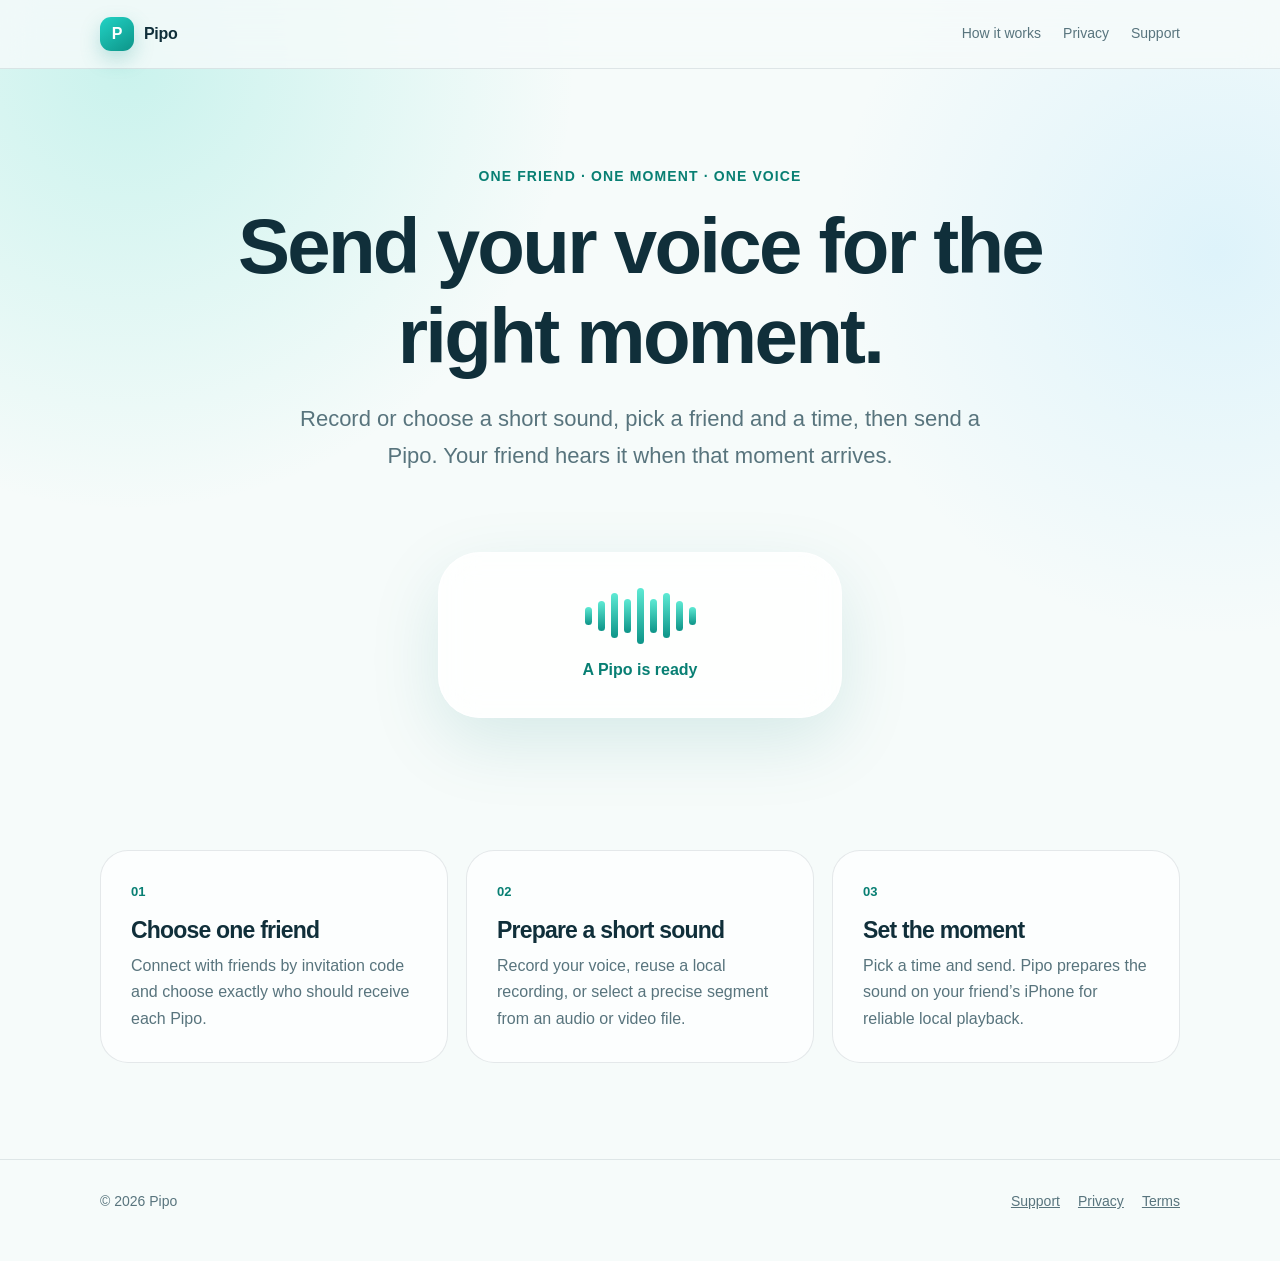
<file: index.html>
<!doctype html>
<html lang="en">
<head>
  <meta charset="utf-8">
  <meta name="viewport" content="width=device-width, initial-scale=1">
  <title>Pipo — Send a voice for the right moment</title>
  <meta name="description" content="Pipo lets you schedule a short voice message for one friend, delivered at exactly the right moment.">
  <meta property="og:title" content="Pipo">
  <meta property="og:description" content="A short voice message, delivered at the right moment.">
  <meta property="og:type" content="website">
  <meta property="og:url" content="https://mingeon29-collab.github.io/">
  <link rel="canonical" href="https://mingeon29-collab.github.io/">
  <link rel="stylesheet" href="/styles.css">
</head>
<body>
  <header>
    <nav class="shell" aria-label="Main navigation">
      <a class="brand" href="/"><span class="brand-mark" aria-hidden="true">P</span>Pipo</a>
      <div class="nav-links">
        <a href="#how-it-works">How it works</a>
        <a href="/privacy/">Privacy</a>
        <a href="/support/">Support</a>
      </div>
    </nav>
  </header>
  <main>
    <section class="hero shell">
      <div class="eyebrow">One friend · One moment · One voice</div>
      <h1>Send your voice for the right moment.</h1>
      <p>Record or choose a short sound, pick a friend and a time, then send a Pipo. Your friend hears it when that moment arrives.</p>
      <div class="pipo-orbit" aria-label="A Pipo voice message arriving">
        <div class="pipo-card">
          <div class="wave" aria-hidden="true"><i></i><i></i><i></i><i></i><i></i><i></i><i></i><i></i><i></i></div>
          <div class="arrive">A Pipo is ready</div>
        </div>
      </div>
    </section>
    <section class="features shell" id="how-it-works">
      <article class="feature"><div class="number">01</div><h2>Choose one friend</h2><p>Connect with friends by invitation code and choose exactly who should receive each Pipo.</p></article>
      <article class="feature"><div class="number">02</div><h2>Prepare a short sound</h2><p>Record your voice, reuse a local recording, or select a precise segment from an audio or video file.</p></article>
      <article class="feature"><div class="number">03</div><h2>Set the moment</h2><p>Pick a time and send. Pipo prepares the sound on your friend’s iPhone for reliable local playback.</p></article>
    </section>
  </main>
  <footer><div class="shell footer-row"><span>© 2026 Pipo</span><div class="footer-links"><a href="/support/">Support</a><a href="/privacy/">Privacy</a><a href="/terms/">Terms</a></div></div></footer>
</body>
</html>
</file>
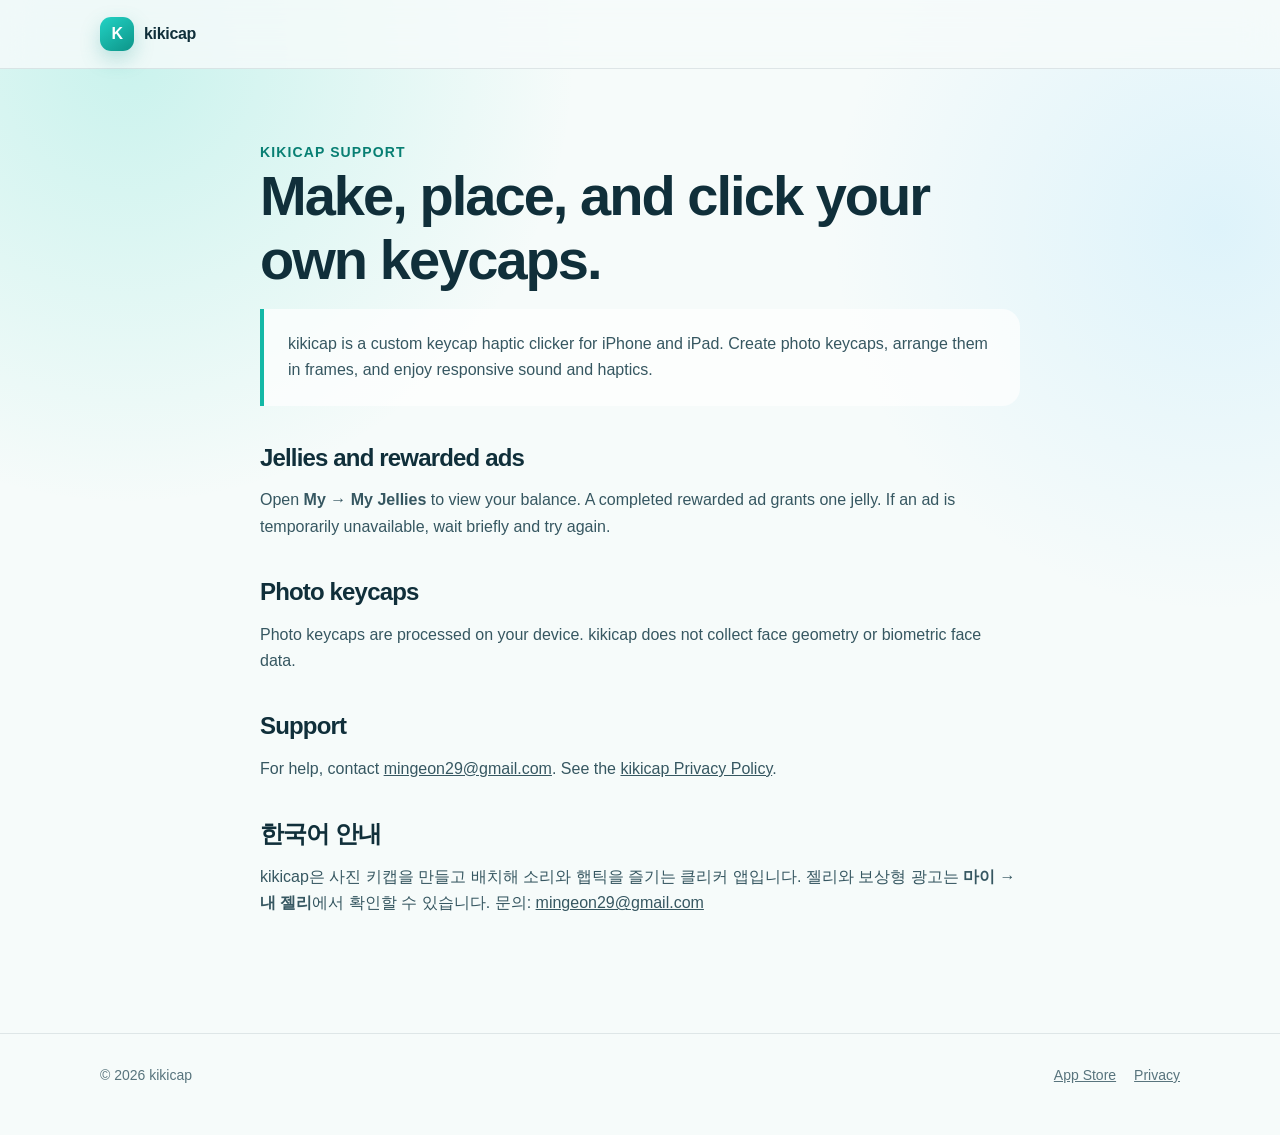
<file: kiki/index.html>
<!doctype html>
<html lang="en">
<head>
  <meta charset="utf-8">
  <meta name="viewport" content="width=device-width, initial-scale=1">
  <title>kikicap Support</title>
  <meta name="description" content="Official support page for kikicap, the custom keycap haptic clicker for iPhone and iPad.">
  <link rel="canonical" href="https://mingeon29-collab.github.io/kiki/">
  <link rel="stylesheet" href="/styles.css">
</head>
<body>
  <header>
    <nav class="shell">
      <a class="brand" href="/kiki/"><span class="brand-mark">K</span>kikicap</a>
    </nav>
  </header>
  <main class="legal">
    <div class="eyebrow">kikicap Support</div>
    <h1>Make, place, and click your own keycaps.</h1>
    <p class="notice">kikicap is a custom keycap haptic clicker for iPhone and iPad. Create photo keycaps, arrange them in frames, and enjoy responsive sound and haptics.</p>

    <h2>Jellies and rewarded ads</h2>
    <p>Open <strong>My → My Jellies</strong> to view your balance. A completed rewarded ad grants one jelly. If an ad is temporarily unavailable, wait briefly and try again.</p>

    <h2>Photo keycaps</h2>
    <p>Photo keycaps are processed on your device. kikicap does not collect face geometry or biometric face data.</p>

    <h2>Support</h2>
    <p>For help, contact <a href="mailto:mingeon29@gmail.com">mingeon29@gmail.com</a>. See the <a href="https://gist.github.com/mingeon29-collab/b3ea7b541fcaad191935d5a16269da2b">kikicap Privacy Policy</a>.</p>

    <h2>한국어 안내</h2>
    <p>kikicap은 사진 키캡을 만들고 배치해 소리와 햅틱을 즐기는 클리커 앱입니다. 젤리와 보상형 광고는 <strong>마이 → 내 젤리</strong>에서 확인할 수 있습니다. 문의: <a href="mailto:mingeon29@gmail.com">mingeon29@gmail.com</a></p>
  </main>
  <footer>
    <div class="shell footer-row">
      <span>© 2026 kikicap</span>
      <div class="footer-links">
        <a href="https://apps.apple.com/app/id6793992240">App Store</a>
        <a href="https://gist.github.com/mingeon29-collab/b3ea7b541fcaad191935d5a16269da2b">Privacy</a>
      </div>
    </div>
  </footer>
</body>
</html>
</file>
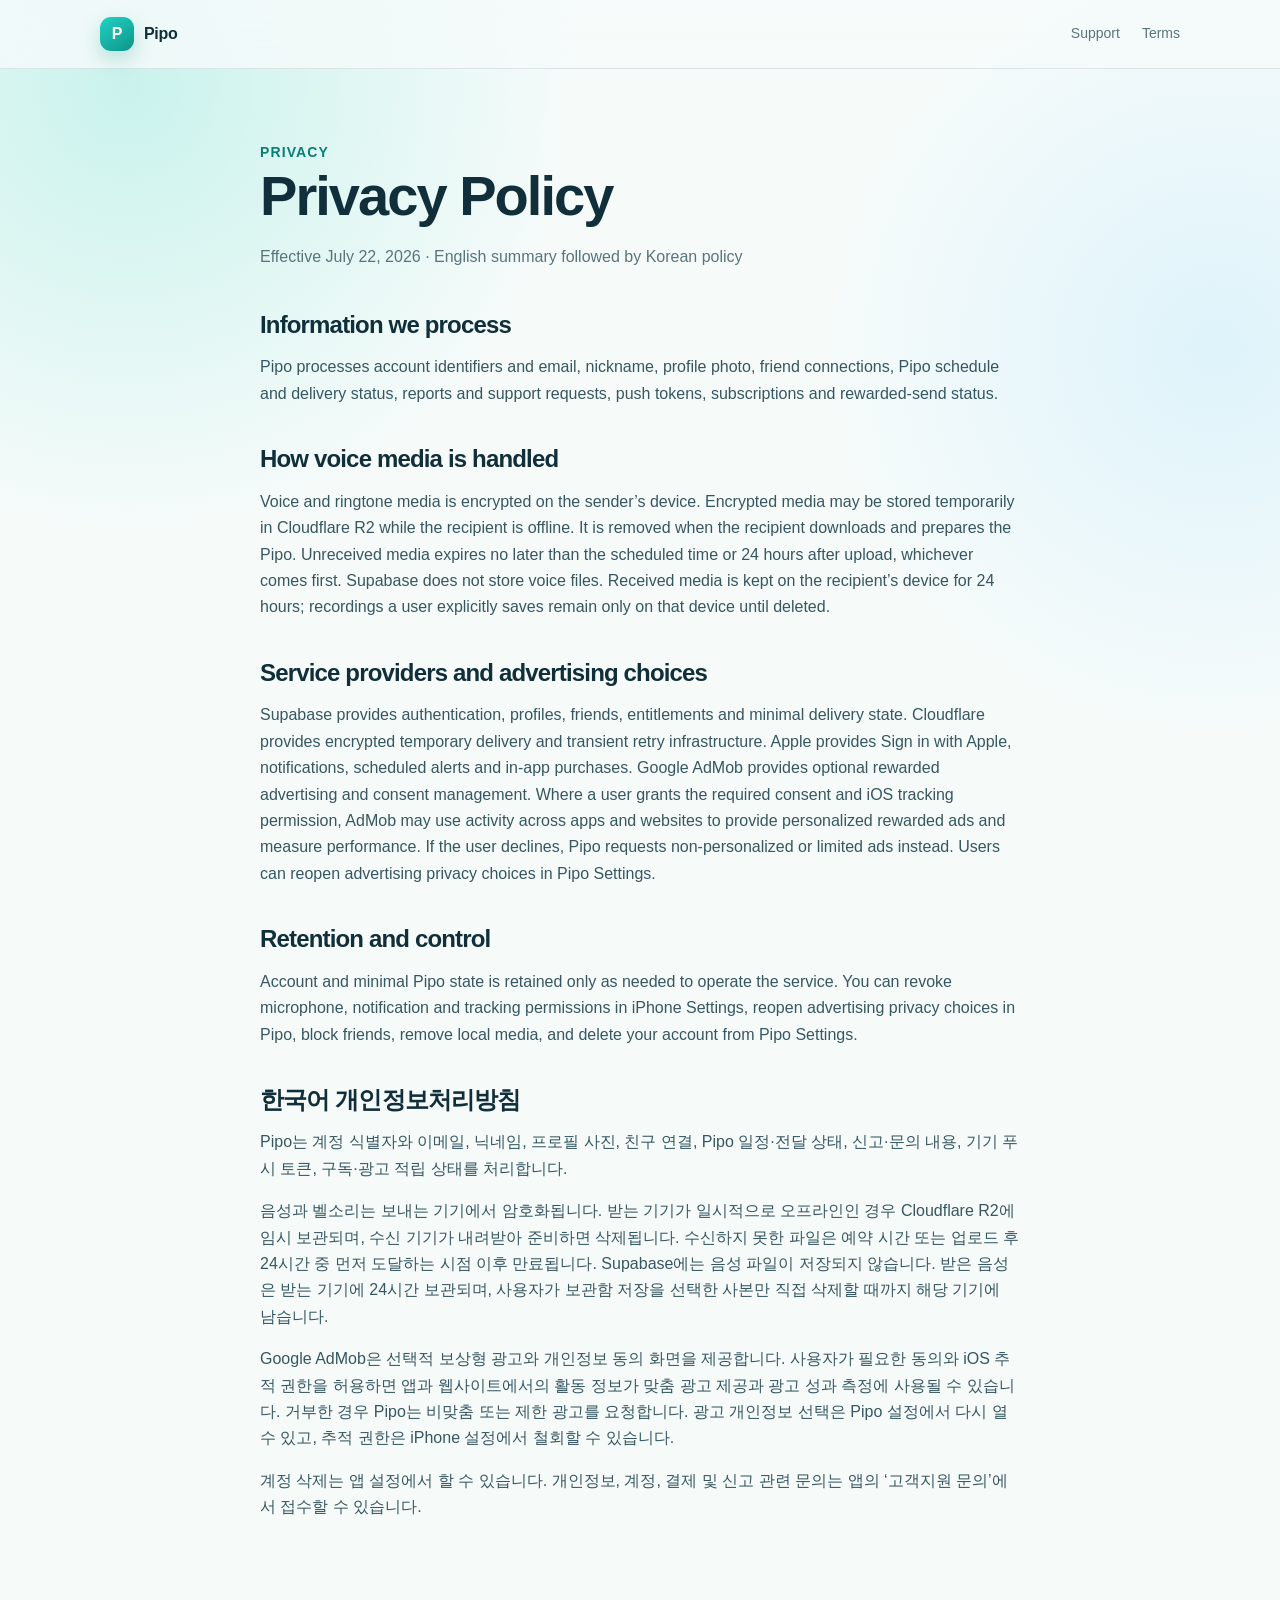
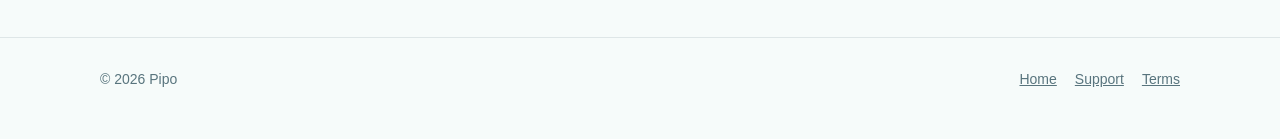
<file: privacy/index.html>
<!doctype html><html lang="en"><head><meta charset="utf-8"><meta name="viewport" content="width=device-width,initial-scale=1"><title>Pipo Privacy Policy</title><meta name="description" content="Pipo privacy policy and data handling details."><link rel="canonical" href="https://mingeon29-collab.github.io/privacy/"><link rel="stylesheet" href="/styles.css"></head><body>
<header><nav class="shell"><a class="brand" href="/"><span class="brand-mark">P</span>Pipo</a><div class="nav-links"><a href="/support/">Support</a><a href="/terms/">Terms</a></div></nav></header>
<main class="legal"><div class="eyebrow">Privacy</div><h1>Privacy Policy</h1><p class="effective">Effective July 22, 2026 · English summary followed by Korean policy</p><h2>Information we process</h2><p>Pipo processes account identifiers and email, nickname, profile photo, friend connections, Pipo schedule and delivery status, reports and support requests, push tokens, subscriptions and rewarded-send status.</p><h2>How voice media is handled</h2><p>Voice and ringtone media is encrypted on the sender’s device. Encrypted media may be stored temporarily in Cloudflare R2 while the recipient is offline. It is removed when the recipient downloads and prepares the Pipo. Unreceived media expires no later than the scheduled time or 24 hours after upload, whichever comes first. Supabase does not store voice files. Received media is kept on the recipient’s device for 24 hours; recordings a user explicitly saves remain only on that device until deleted.</p><h2>Service providers and advertising choices</h2><p>Supabase provides authentication, profiles, friends, entitlements and minimal delivery state. Cloudflare provides encrypted temporary delivery and transient retry infrastructure. Apple provides Sign in with Apple, notifications, scheduled alerts and in-app purchases. Google AdMob provides optional rewarded advertising and consent management. Where a user grants the required consent and iOS tracking permission, AdMob may use activity across apps and websites to provide personalized rewarded ads and measure performance. If the user declines, Pipo requests non-personalized or limited ads instead. Users can reopen advertising privacy choices in Pipo Settings.</p><h2>Retention and control</h2><p>Account and minimal Pipo state is retained only as needed to operate the service. You can revoke microphone, notification and tracking permissions in iPhone Settings, reopen advertising privacy choices in Pipo, block friends, remove local media, and delete your account from Pipo Settings.</p><h2>한국어 개인정보처리방침</h2><p>Pipo는 계정 식별자와 이메일, 닉네임, 프로필 사진, 친구 연결, Pipo 일정·전달 상태, 신고·문의 내용, 기기 푸시 토큰, 구독·광고 적립 상태를 처리합니다.</p><p>음성과 벨소리는 보내는 기기에서 암호화됩니다. 받는 기기가 일시적으로 오프라인인 경우 Cloudflare R2에 임시 보관되며, 수신 기기가 내려받아 준비하면 삭제됩니다. 수신하지 못한 파일은 예약 시간 또는 업로드 후 24시간 중 먼저 도달하는 시점 이후 만료됩니다. Supabase에는 음성 파일이 저장되지 않습니다. 받은 음성은 받는 기기에 24시간 보관되며, 사용자가 보관함 저장을 선택한 사본만 직접 삭제할 때까지 해당 기기에 남습니다.</p><p>Google AdMob은 선택적 보상형 광고와 개인정보 동의 화면을 제공합니다. 사용자가 필요한 동의와 iOS 추적 권한을 허용하면 앱과 웹사이트에서의 활동 정보가 맞춤 광고 제공과 광고 성과 측정에 사용될 수 있습니다. 거부한 경우 Pipo는 비맞춤 또는 제한 광고를 요청합니다. 광고 개인정보 선택은 Pipo 설정에서 다시 열 수 있고, 추적 권한은 iPhone 설정에서 철회할 수 있습니다.</p><p>계정 삭제는 앱 설정에서 할 수 있습니다. 개인정보, 계정, 결제 및 신고 관련 문의는 앱의 ‘고객지원 문의’에서 접수할 수 있습니다.</p></main>
<footer><div class="shell footer-row"><span>© 2026 Pipo</span><div class="footer-links"><a href="/">Home</a><a href="/support/">Support</a><a href="/terms/">Terms</a></div></div></footer></body></html>
</file>
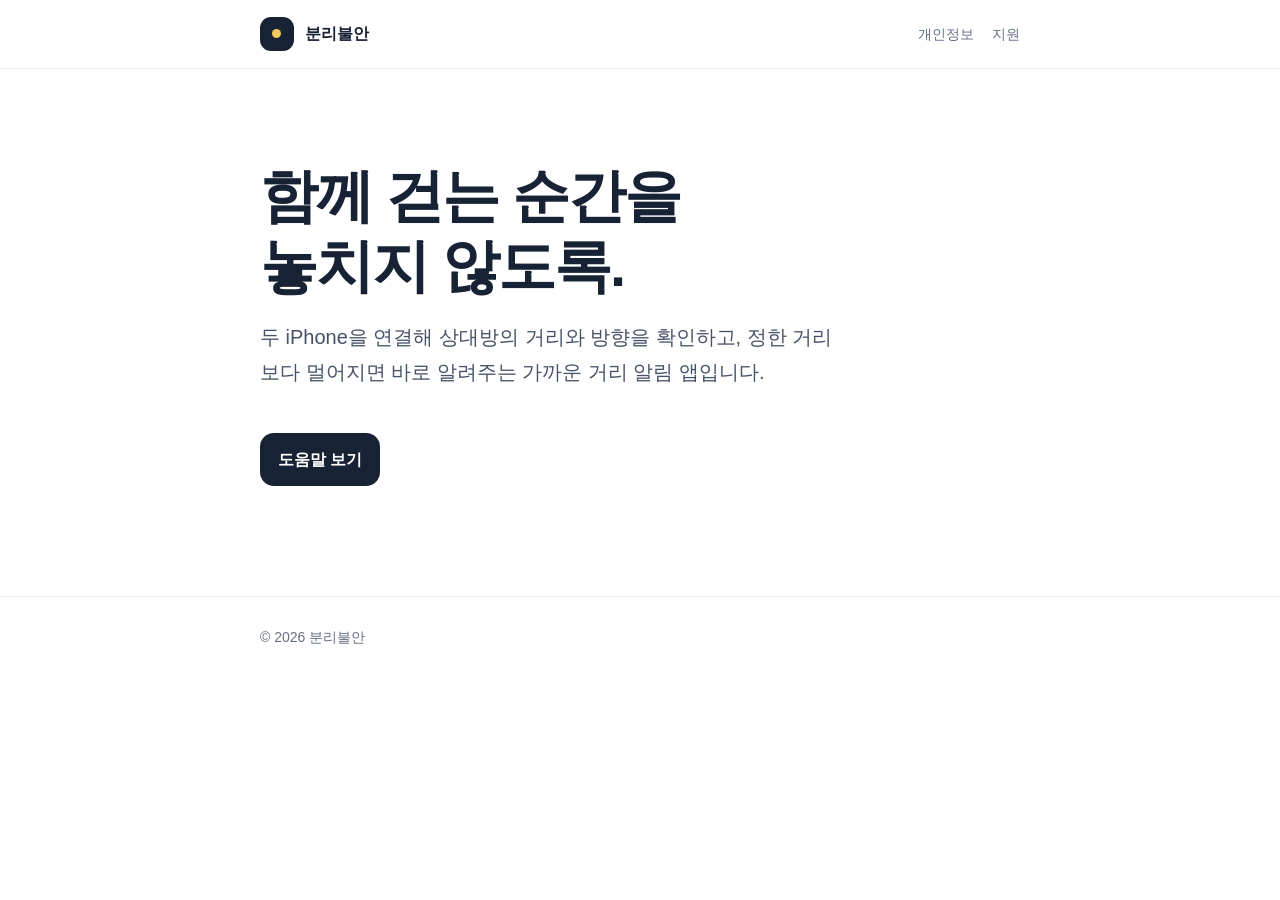
<file: separation-anxiety/index.html>
<!doctype html>
<html lang="ko"><head><meta charset="utf-8"><meta name="viewport" content="width=device-width,initial-scale=1"><title>분리불안</title><link rel="stylesheet" href="./styles.css"></head>
<body><header><nav class="shell"><a class="brand" href="./"><span class="mark"></span>분리불안</a><div class="links"><a href="./privacy/">개인정보</a><a href="./support/">지원</a></div></nav></header>
<main class="shell hero"><h1>함께 걷는 순간을<br>놓치지 않도록.</h1><p>두 iPhone을 연결해 상대방의 거리와 방향을 확인하고, 정한 거리보다 멀어지면 바로 알려주는 가까운 거리 알림 앱입니다.</p><a class="button" href="./support/">도움말 보기</a></main>
<footer><div class="shell">© 2026 분리불안</div></footer></body></html>
</file>
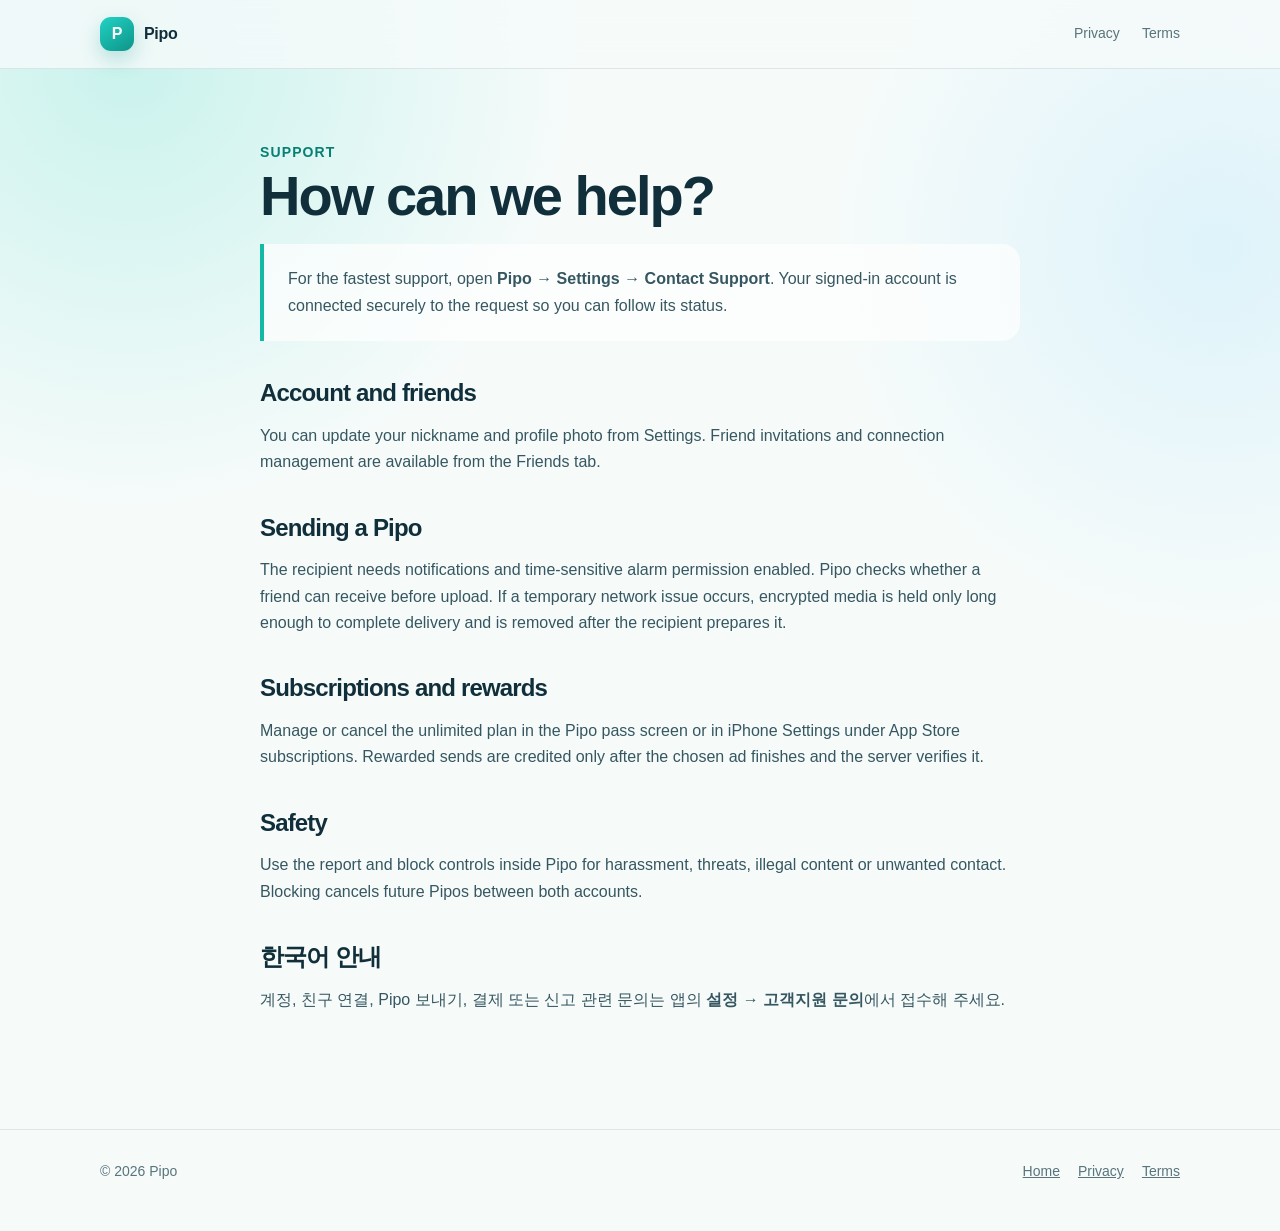
<file: support/index.html>
<!doctype html><html lang="en"><head><meta charset="utf-8"><meta name="viewport" content="width=device-width,initial-scale=1"><title>Pipo Support</title><meta name="description" content="Help with your Pipo account, friends, sending, subscriptions and safety."><link rel="canonical" href="https://mingeon29-collab.github.io/support/"><link rel="stylesheet" href="/styles.css"></head><body>
<header><nav class="shell"><a class="brand" href="/"><span class="brand-mark">P</span>Pipo</a><div class="nav-links"><a href="/privacy/">Privacy</a><a href="/terms/">Terms</a></div></nav></header>
<main class="legal"><div class="eyebrow">Support</div><h1>How can we help?</h1><p class="notice">For the fastest support, open <strong>Pipo → Settings → Contact Support</strong>. Your signed-in account is connected securely to the request so you can follow its status.</p><h2>Account and friends</h2><p>You can update your nickname and profile photo from Settings. Friend invitations and connection management are available from the Friends tab.</p><h2>Sending a Pipo</h2><p>The recipient needs notifications and time-sensitive alarm permission enabled. Pipo checks whether a friend can receive before upload. If a temporary network issue occurs, encrypted media is held only long enough to complete delivery and is removed after the recipient prepares it.</p><h2>Subscriptions and rewards</h2><p>Manage or cancel the unlimited plan in the Pipo pass screen or in iPhone Settings under App Store subscriptions. Rewarded sends are credited only after the chosen ad finishes and the server verifies it.</p><h2>Safety</h2><p>Use the report and block controls inside Pipo for harassment, threats, illegal content or unwanted contact. Blocking cancels future Pipos between both accounts.</p><h2>한국어 안내</h2><p>계정, 친구 연결, Pipo 보내기, 결제 또는 신고 관련 문의는 앱의 <strong>설정 → 고객지원 문의</strong>에서 접수해 주세요.</p></main>
<footer><div class="shell footer-row"><span>© 2026 Pipo</span><div class="footer-links"><a href="/">Home</a><a href="/privacy/">Privacy</a><a href="/terms/">Terms</a></div></div></footer></body></html>
</file>
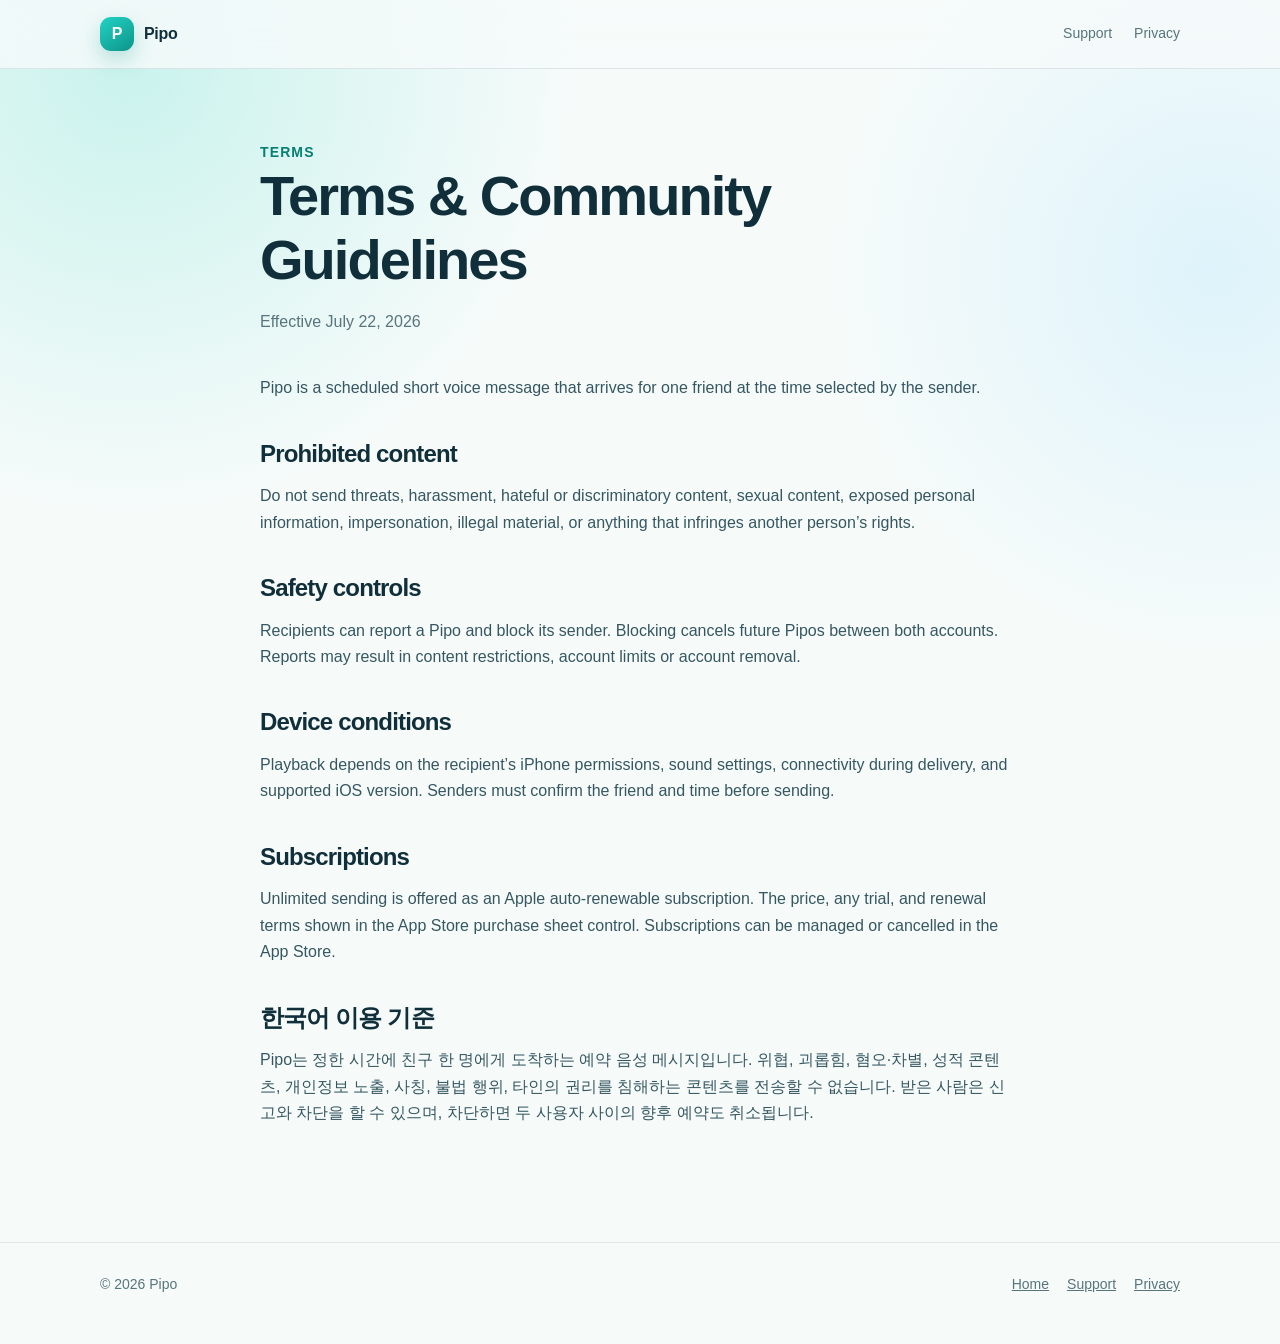
<file: terms/index.html>
<!doctype html><html lang="en"><head><meta charset="utf-8"><meta name="viewport" content="width=device-width,initial-scale=1"><title>Pipo Terms and Community Guidelines</title><meta name="description" content="Pipo terms of use and community safety guidelines."><link rel="canonical" href="https://mingeon29-collab.github.io/terms/"><link rel="stylesheet" href="/styles.css"></head><body>
<header><nav class="shell"><a class="brand" href="/"><span class="brand-mark">P</span>Pipo</a><div class="nav-links"><a href="/support/">Support</a><a href="/privacy/">Privacy</a></div></nav></header>
<main class="legal"><div class="eyebrow">Terms</div><h1>Terms &amp; Community Guidelines</h1><p class="effective">Effective July 22, 2026</p><p>Pipo is a scheduled short voice message that arrives for one friend at the time selected by the sender.</p><h2>Prohibited content</h2><p>Do not send threats, harassment, hateful or discriminatory content, sexual content, exposed personal information, impersonation, illegal material, or anything that infringes another person’s rights.</p><h2>Safety controls</h2><p>Recipients can report a Pipo and block its sender. Blocking cancels future Pipos between both accounts. Reports may result in content restrictions, account limits or account removal.</p><h2>Device conditions</h2><p>Playback depends on the recipient’s iPhone permissions, sound settings, connectivity during delivery, and supported iOS version. Senders must confirm the friend and time before sending.</p><h2>Subscriptions</h2><p>Unlimited sending is offered as an Apple auto-renewable subscription. The price, any trial, and renewal terms shown in the App Store purchase sheet control. Subscriptions can be managed or cancelled in the App Store.</p><h2>한국어 이용 기준</h2><p>Pipo는 정한 시간에 친구 한 명에게 도착하는 예약 음성 메시지입니다. 위협, 괴롭힘, 혐오·차별, 성적 콘텐츠, 개인정보 노출, 사칭, 불법 행위, 타인의 권리를 침해하는 콘텐츠를 전송할 수 없습니다. 받은 사람은 신고와 차단을 할 수 있으며, 차단하면 두 사용자 사이의 향후 예약도 취소됩니다.</p></main>
<footer><div class="shell footer-row"><span>© 2026 Pipo</span><div class="footer-links"><a href="/">Home</a><a href="/support/">Support</a><a href="/privacy/">Privacy</a></div></div></footer></body></html>
</file>
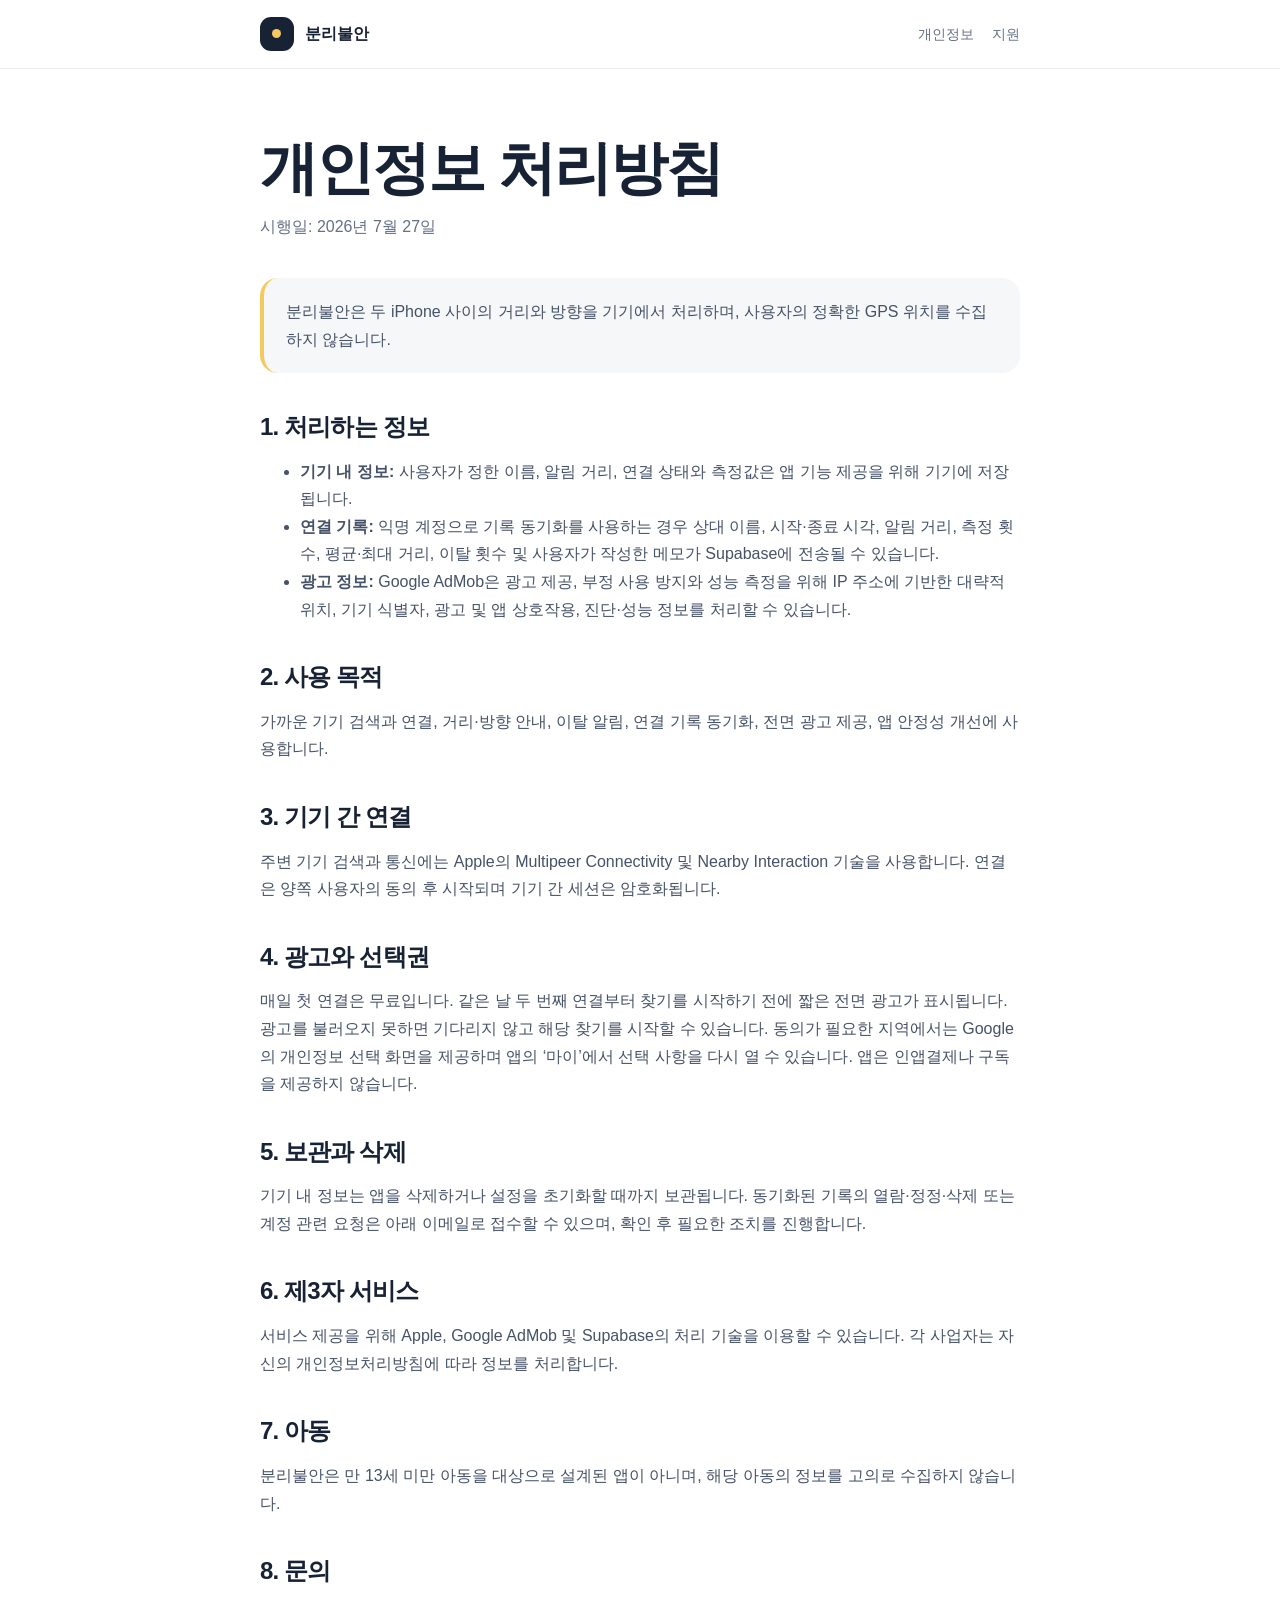
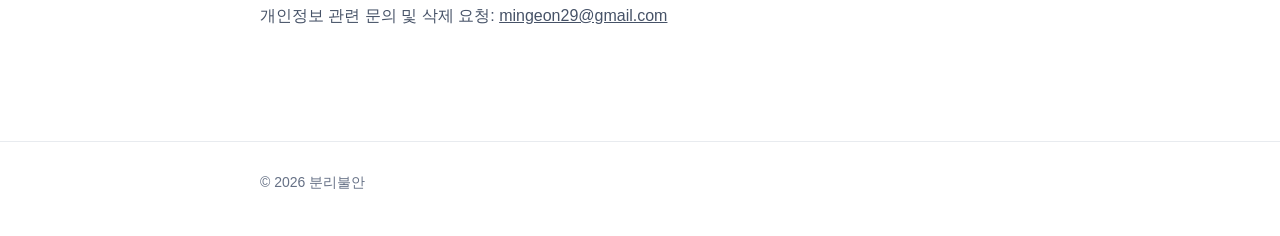
<file: separation-anxiety/privacy/index.html>
<!doctype html>
<html lang="ko"><head><meta charset="utf-8"><meta name="viewport" content="width=device-width,initial-scale=1"><title>개인정보 처리방침 · 분리불안</title><link rel="stylesheet" href="../styles.css"></head>
<body><header><nav class="shell"><a class="brand" href="../"><span class="mark"></span>분리불안</a><div class="links"><a href="./">개인정보</a><a href="../support/">지원</a></div></nav></header>
<main class="shell"><h1>개인정보 처리방침</h1><p class="effective">시행일: 2026년 7월 27일</p>
<p class="notice">분리불안은 두 iPhone 사이의 거리와 방향을 기기에서 처리하며, 사용자의 정확한 GPS 위치를 수집하지 않습니다.</p>
<h2>1. 처리하는 정보</h2><ul><li><strong>기기 내 정보:</strong> 사용자가 정한 이름, 알림 거리, 연결 상태와 측정값은 앱 기능 제공을 위해 기기에 저장됩니다.</li><li><strong>연결 기록:</strong> 익명 계정으로 기록 동기화를 사용하는 경우 상대 이름, 시작·종료 시각, 알림 거리, 측정 횟수, 평균·최대 거리, 이탈 횟수 및 사용자가 작성한 메모가 Supabase에 전송될 수 있습니다.</li><li><strong>광고 정보:</strong> Google AdMob은 광고 제공, 부정 사용 방지와 성능 측정을 위해 IP 주소에 기반한 대략적 위치, 기기 식별자, 광고 및 앱 상호작용, 진단·성능 정보를 처리할 수 있습니다.</li></ul>
<h2>2. 사용 목적</h2><p>가까운 기기 검색과 연결, 거리·방향 안내, 이탈 알림, 연결 기록 동기화, 전면 광고 제공, 앱 안정성 개선에 사용합니다.</p>
<h2>3. 기기 간 연결</h2><p>주변 기기 검색과 통신에는 Apple의 Multipeer Connectivity 및 Nearby Interaction 기술을 사용합니다. 연결은 양쪽 사용자의 동의 후 시작되며 기기 간 세션은 암호화됩니다.</p>
<h2>4. 광고와 선택권</h2><p>매일 첫 연결은 무료입니다. 같은 날 두 번째 연결부터 찾기를 시작하기 전에 짧은 전면 광고가 표시됩니다. 광고를 불러오지 못하면 기다리지 않고 해당 찾기를 시작할 수 있습니다. 동의가 필요한 지역에서는 Google의 개인정보 선택 화면을 제공하며 앱의 ‘마이’에서 선택 사항을 다시 열 수 있습니다. 앱은 인앱결제나 구독을 제공하지 않습니다.</p>
<h2>5. 보관과 삭제</h2><p>기기 내 정보는 앱을 삭제하거나 설정을 초기화할 때까지 보관됩니다. 동기화된 기록의 열람·정정·삭제 또는 계정 관련 요청은 아래 이메일로 접수할 수 있으며, 확인 후 필요한 조치를 진행합니다.</p>
<h2>6. 제3자 서비스</h2><p>서비스 제공을 위해 Apple, Google AdMob 및 Supabase의 처리 기술을 이용할 수 있습니다. 각 사업자는 자신의 개인정보처리방침에 따라 정보를 처리합니다.</p>
<h2>7. 아동</h2><p>분리불안은 만 13세 미만 아동을 대상으로 설계된 앱이 아니며, 해당 아동의 정보를 고의로 수집하지 않습니다.</p>
<h2>8. 문의</h2><p>개인정보 관련 문의 및 삭제 요청: <a href="mailto:mingeon29@gmail.com">mingeon29@gmail.com</a></p>
</main><footer><div class="shell">© 2026 분리불안</div></footer></body></html>
</file>
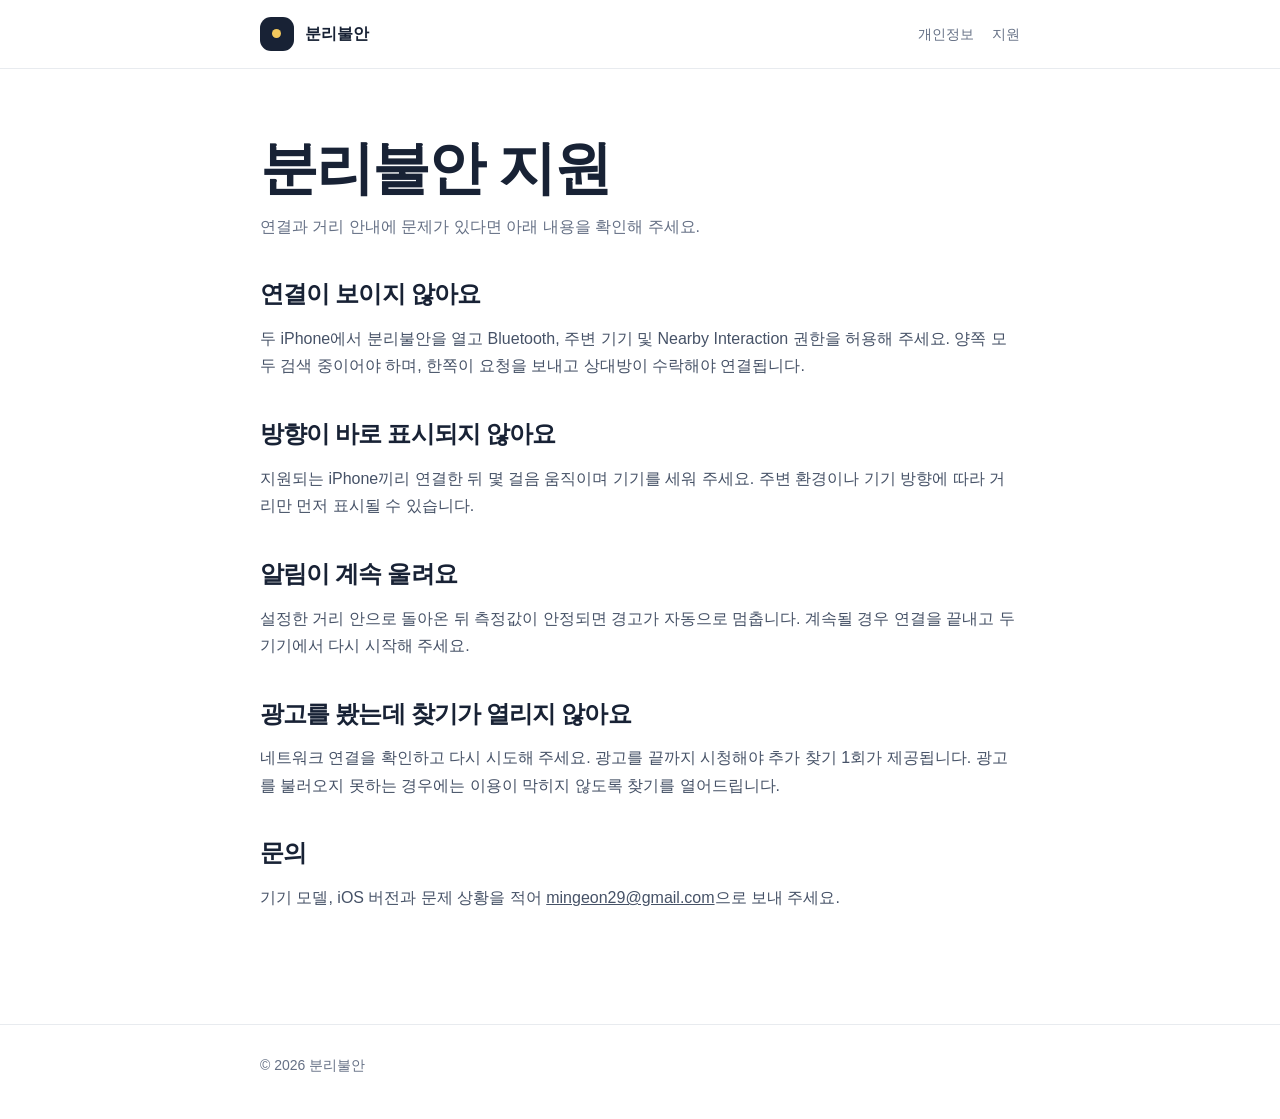
<file: separation-anxiety/support/index.html>
<!doctype html>
<html lang="ko"><head><meta charset="utf-8"><meta name="viewport" content="width=device-width,initial-scale=1"><title>지원 · 분리불안</title><link rel="stylesheet" href="../styles.css"></head>
<body><header><nav class="shell"><a class="brand" href="../"><span class="mark"></span>분리불안</a><div class="links"><a href="../privacy/">개인정보</a><a href="./">지원</a></div></nav></header>
<main class="shell"><h1>분리불안 지원</h1><p class="effective">연결과 거리 안내에 문제가 있다면 아래 내용을 확인해 주세요.</p>
<h2>연결이 보이지 않아요</h2><p>두 iPhone에서 분리불안을 열고 Bluetooth, 주변 기기 및 Nearby Interaction 권한을 허용해 주세요. 양쪽 모두 검색 중이어야 하며, 한쪽이 요청을 보내고 상대방이 수락해야 연결됩니다.</p>
<h2>방향이 바로 표시되지 않아요</h2><p>지원되는 iPhone끼리 연결한 뒤 몇 걸음 움직이며 기기를 세워 주세요. 주변 환경이나 기기 방향에 따라 거리만 먼저 표시될 수 있습니다.</p>
<h2>알림이 계속 울려요</h2><p>설정한 거리 안으로 돌아온 뒤 측정값이 안정되면 경고가 자동으로 멈춥니다. 계속될 경우 연결을 끝내고 두 기기에서 다시 시작해 주세요.</p>
<h2>광고를 봤는데 찾기가 열리지 않아요</h2><p>네트워크 연결을 확인하고 다시 시도해 주세요. 광고를 끝까지 시청해야 추가 찾기 1회가 제공됩니다. 광고를 불러오지 못하는 경우에는 이용이 막히지 않도록 찾기를 열어드립니다.</p>
<h2>문의</h2><p>기기 모델, iOS 버전과 문제 상황을 적어 <a href="mailto:mingeon29@gmail.com">mingeon29@gmail.com</a>으로 보내 주세요.</p>
</main><footer><div class="shell">© 2026 분리불안</div></footer></body></html>
</file>
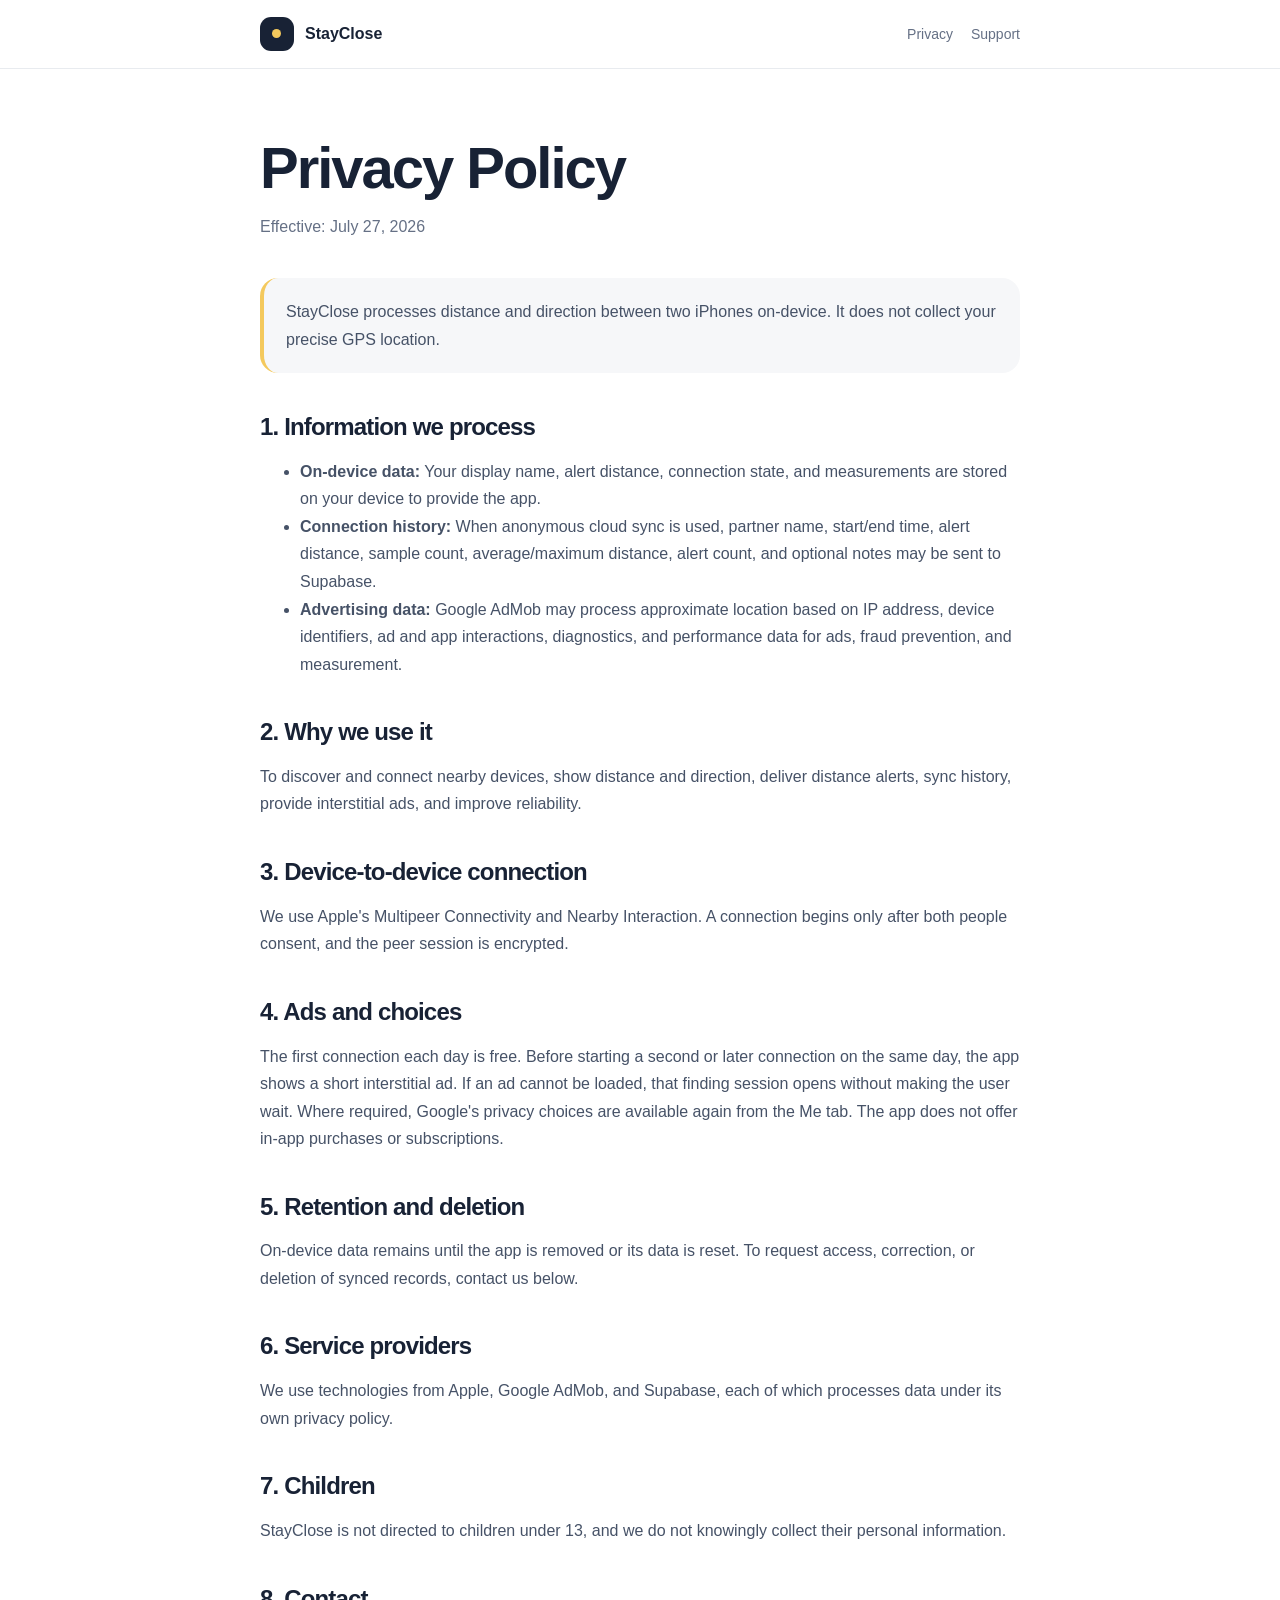
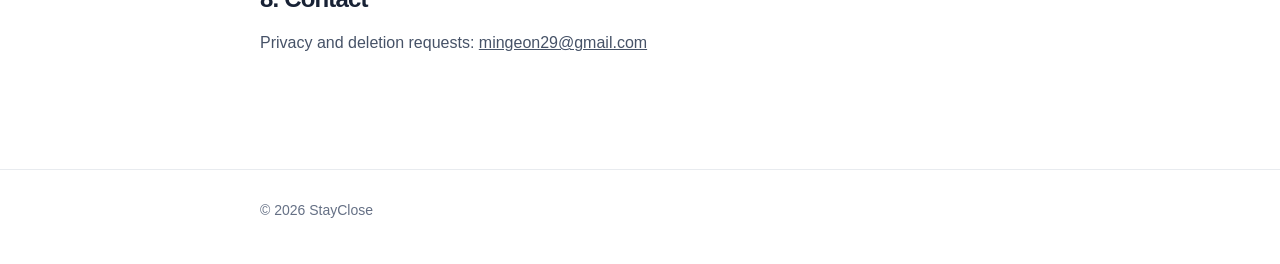
<file: separation-anxiety/privacy/en/index.html>
<!doctype html><html lang="en"><head><meta charset="utf-8"><meta name="viewport" content="width=device-width,initial-scale=1"><title>Privacy Policy · StayClose</title><link rel="stylesheet" href="../../styles.css"></head>
<body><header><nav class="shell"><a class="brand" href="../../"><span class="mark"></span>StayClose</a><div class="links"><a href="./">Privacy</a><a href="../../support/en/">Support</a></div></nav></header><main class="shell"><h1>Privacy Policy</h1><p class="effective">Effective: July 27, 2026</p>
<p class="notice">StayClose processes distance and direction between two iPhones on-device. It does not collect your precise GPS location.</p>
<h2>1. Information we process</h2><ul><li><strong>On-device data:</strong> Your display name, alert distance, connection state, and measurements are stored on your device to provide the app.</li><li><strong>Connection history:</strong> When anonymous cloud sync is used, partner name, start/end time, alert distance, sample count, average/maximum distance, alert count, and optional notes may be sent to Supabase.</li><li><strong>Advertising data:</strong> Google AdMob may process approximate location based on IP address, device identifiers, ad and app interactions, diagnostics, and performance data for ads, fraud prevention, and measurement.</li></ul>
<h2>2. Why we use it</h2><p>To discover and connect nearby devices, show distance and direction, deliver distance alerts, sync history, provide interstitial ads, and improve reliability.</p>
<h2>3. Device-to-device connection</h2><p>We use Apple's Multipeer Connectivity and Nearby Interaction. A connection begins only after both people consent, and the peer session is encrypted.</p>
<h2>4. Ads and choices</h2><p>The first connection each day is free. Before starting a second or later connection on the same day, the app shows a short interstitial ad. If an ad cannot be loaded, that finding session opens without making the user wait. Where required, Google's privacy choices are available again from the Me tab. The app does not offer in-app purchases or subscriptions.</p>
<h2>5. Retention and deletion</h2><p>On-device data remains until the app is removed or its data is reset. To request access, correction, or deletion of synced records, contact us below.</p>
<h2>6. Service providers</h2><p>We use technologies from Apple, Google AdMob, and Supabase, each of which processes data under its own privacy policy.</p>
<h2>7. Children</h2><p>StayClose is not directed to children under 13, and we do not knowingly collect their personal information.</p>
<h2>8. Contact</h2><p>Privacy and deletion requests: <a href="mailto:mingeon29@gmail.com">mingeon29@gmail.com</a></p></main><footer><div class="shell">© 2026 StayClose</div></footer></body></html>
</file>
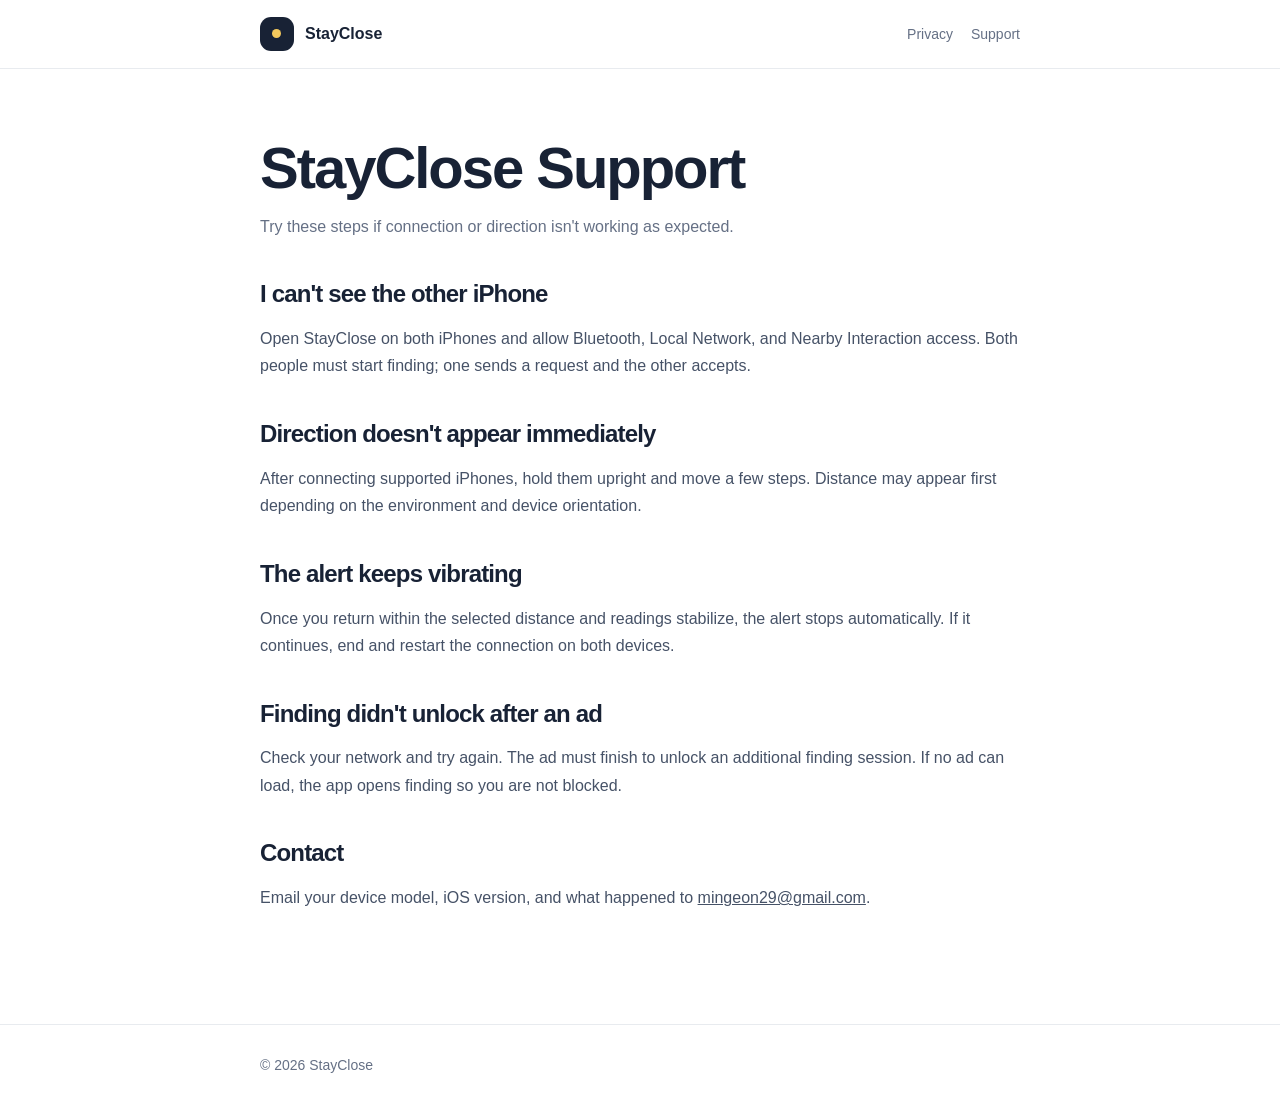
<file: separation-anxiety/support/en/index.html>
<!doctype html><html lang="en"><head><meta charset="utf-8"><meta name="viewport" content="width=device-width,initial-scale=1"><title>Support · StayClose</title><link rel="stylesheet" href="../../styles.css"></head>
<body><header><nav class="shell"><a class="brand" href="../../"><span class="mark"></span>StayClose</a><div class="links"><a href="../../privacy/en/">Privacy</a><a href="./">Support</a></div></nav></header><main class="shell"><h1>StayClose Support</h1><p class="effective">Try these steps if connection or direction isn't working as expected.</p>
<h2>I can't see the other iPhone</h2><p>Open StayClose on both iPhones and allow Bluetooth, Local Network, and Nearby Interaction access. Both people must start finding; one sends a request and the other accepts.</p>
<h2>Direction doesn't appear immediately</h2><p>After connecting supported iPhones, hold them upright and move a few steps. Distance may appear first depending on the environment and device orientation.</p>
<h2>The alert keeps vibrating</h2><p>Once you return within the selected distance and readings stabilize, the alert stops automatically. If it continues, end and restart the connection on both devices.</p>
<h2>Finding didn't unlock after an ad</h2><p>Check your network and try again. The ad must finish to unlock an additional finding session. If no ad can load, the app opens finding so you are not blocked.</p>
<h2>Contact</h2><p>Email your device model, iOS version, and what happened to <a href="mailto:mingeon29@gmail.com">mingeon29@gmail.com</a>.</p></main><footer><div class="shell">© 2026 StayClose</div></footer></body></html>
</file>
<file: styles.css>
:root {
  color-scheme: light;
  --ink: #102f3a;
  --muted: #58747d;
  --brand: #14b8a6;
  --brand-dark: #087f73;
  --surface: rgba(255, 255, 255, 0.82);
  --line: rgba(16, 47, 58, 0.1);
  --shadow: 0 24px 70px rgba(8, 127, 115, 0.13);
}

* { box-sizing: border-box; }

html { scroll-behavior: smooth; }

body {
  margin: 0;
  min-height: 100vh;
  color: var(--ink);
  background:
    radial-gradient(circle at 10% 5%, rgba(45, 212, 191, 0.22), transparent 28rem),
    radial-gradient(circle at 95% 20%, rgba(125, 211, 252, 0.2), transparent 24rem),
    #f6fbfa;
  font: 16px/1.65 -apple-system, BlinkMacSystemFont, "SF Pro Text", "Segoe UI", sans-serif;
}

a { color: inherit; }

.shell { width: min(1080px, calc(100% - 40px)); margin: 0 auto; }

header {
  position: sticky;
  top: 0;
  z-index: 10;
  border-bottom: 1px solid var(--line);
  background: rgba(246, 251, 250, 0.82);
  backdrop-filter: blur(18px);
}

nav { min-height: 68px; display: flex; align-items: center; justify-content: space-between; gap: 24px; }

.brand { display: inline-flex; align-items: center; gap: 10px; font-weight: 800; text-decoration: none; letter-spacing: -0.02em; }

.brand-mark {
  display: grid;
  width: 34px;
  height: 34px;
  place-items: center;
  border-radius: 11px;
  color: #fff;
  background: linear-gradient(145deg, #22d3c5, #0d9488);
  box-shadow: 0 8px 20px rgba(13, 148, 136, 0.25);
}

.nav-links { display: flex; gap: 22px; color: var(--muted); font-size: 14px; }
.nav-links a { text-decoration: none; }
.nav-links a:hover { color: var(--brand-dark); }

.hero { padding: 96px 0 74px; text-align: center; }
.eyebrow { color: var(--brand-dark); font-size: 14px; font-weight: 750; letter-spacing: 0.08em; text-transform: uppercase; }
h1, h2, h3 { margin: 0; letter-spacing: -0.035em; line-height: 1.15; }
h1 { max-width: 820px; margin: 14px auto 20px; font-size: clamp(42px, 7vw, 78px); }
.hero p { max-width: 690px; margin: 0 auto; color: var(--muted); font-size: clamp(18px, 2.4vw, 22px); }

.pipo-orbit {
  position: relative;
  width: min(500px, 92vw);
  height: 210px;
  margin: 56px auto 0;
}

.pipo-card {
  position: absolute;
  inset: 22px 48px;
  display: grid;
  place-content: center;
  border: 1px solid rgba(255, 255, 255, 0.92);
  border-radius: 42px;
  background: var(--surface);
  box-shadow: var(--shadow);
  backdrop-filter: blur(18px);
}

.wave { display: flex; align-items: center; justify-content: center; gap: 6px; height: 58px; }
.wave i { display: block; width: 7px; border-radius: 10px; background: linear-gradient(#5eead4, #0d9488); }
.wave i:nth-child(1), .wave i:nth-child(9) { height: 18px; }
.wave i:nth-child(2), .wave i:nth-child(8) { height: 30px; }
.wave i:nth-child(3), .wave i:nth-child(7) { height: 45px; }
.wave i:nth-child(4), .wave i:nth-child(6) { height: 34px; }
.wave i:nth-child(5) { height: 56px; }

.arrive { margin-top: 12px; color: var(--brand-dark); font-weight: 750; }

.features { display: grid; grid-template-columns: repeat(3, 1fr); gap: 18px; padding: 36px 0 96px; }
.feature { padding: 30px; border: 1px solid var(--line); border-radius: 28px; background: rgba(255, 255, 255, 0.7); }
.feature .number { color: var(--brand-dark); font-size: 13px; font-weight: 800; }
.feature h2 { margin: 14px 0 10px; font-size: 23px; }
.feature p { margin: 0; color: var(--muted); }

.legal { width: min(760px, calc(100% - 40px)); margin: 0 auto; padding: 72px 0 100px; }
.legal h1 { margin: 0 0 10px; font-size: clamp(36px, 6vw, 56px); }
.legal h2 { margin: 38px 0 12px; font-size: 24px; }
.legal p, .legal li { color: #365761; }
.legal .effective { margin-bottom: 40px; color: var(--muted); }
.notice { padding: 22px 24px; border-left: 4px solid var(--brand); border-radius: 0 18px 18px 0; background: rgba(255,255,255,.7); }

footer { border-top: 1px solid var(--line); padding: 30px 0 48px; color: var(--muted); font-size: 14px; }
.footer-row { display: flex; justify-content: space-between; gap: 20px; flex-wrap: wrap; }
.footer-links { display: flex; gap: 18px; flex-wrap: wrap; }

@media (max-width: 760px) {
  .nav-links a:not(:last-child) { display: none; }
  .hero { padding-top: 68px; }
  .features { grid-template-columns: 1fr; padding-bottom: 70px; }
  .pipo-card { inset-inline: 18px; }
}
</file>
<file: separation-anxiety/styles.css>
:root {
  color-scheme: light;
  --ink: #182235;
  --muted: #657085;
  --accent: #f4c95d;
  --surface: #f6f7f9;
  --line: #e8ebef;
}

* { box-sizing: border-box; }
body {
  margin: 0;
  color: var(--ink);
  background: #fff;
  font: 16px/1.72 -apple-system, BlinkMacSystemFont, "SF Pro Text", "Apple SD Gothic Neo", sans-serif;
}
a { color: inherit; }
.shell { width: min(760px, calc(100% - 40px)); margin: 0 auto; }
header { border-bottom: 1px solid var(--line); }
nav { min-height: 68px; display: flex; align-items: center; justify-content: space-between; }
.brand { display: flex; align-items: center; gap: 11px; font-weight: 800; text-decoration: none; }
.mark { width: 34px; height: 34px; border-radius: 11px; background: var(--ink); position: relative; }
.mark::after { content: ""; position: absolute; width: 9px; height: 9px; border-radius: 50%; background: var(--accent); inset: 12px; }
.links { display: flex; gap: 18px; color: var(--muted); font-size: 14px; }
.links a { text-decoration: none; }
main { padding: 64px 0 96px; }
h1, h2 { letter-spacing: -.035em; line-height: 1.2; }
h1 { margin: 0 0 10px; font-size: clamp(38px, 7vw, 58px); }
h2 { margin: 40px 0 12px; font-size: 24px; }
p, li { color: #465267; }
.effective { margin: 0 0 38px; color: var(--muted); }
.notice { padding: 20px 22px; border-radius: 18px; background: var(--surface); border-left: 4px solid var(--accent); }
.hero { padding: 92px 0 110px; }
.hero p { max-width: 590px; font-size: 20px; }
.button { display: inline-block; margin-top: 24px; padding: 13px 18px; border-radius: 14px; background: var(--ink); color: #fff; text-decoration: none; font-weight: 700; }
footer { border-top: 1px solid var(--line); padding: 28px 0 42px; color: var(--muted); font-size: 14px; }
@media (max-width: 560px) { .links { gap: 12px; } main { padding-top: 44px; } }
</file>
